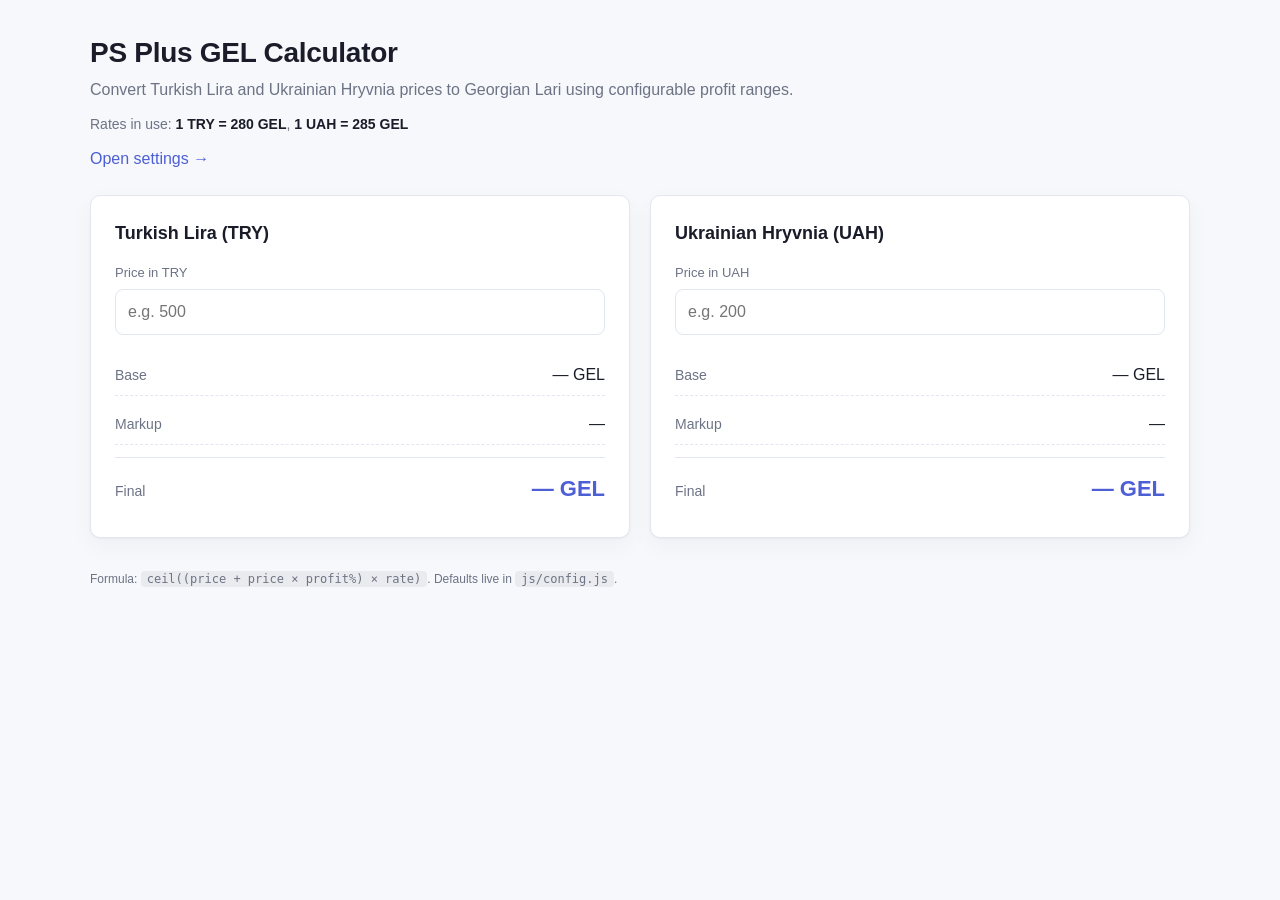
<file: index.html>
<!doctype html>
<html lang="en">
  <head>
    <meta charset="utf-8" />
    <meta name="viewport" content="width=device-width, initial-scale=1" />
    <title>PS Plus GEL Calculator</title>
    <link rel="stylesheet" href="css/styles.css" />
  </head>
  <body>
    <header class="page-header">
      <h1>PS Plus GEL Calculator</h1>
      <p class="subtitle">
        Convert Turkish Lira and Ukrainian Hryvnia prices to Georgian Lari using
        configurable profit ranges.
      </p>
      <p class="rates-line" id="rates-line"></p>
      <nav class="topnav">
        <a href="settings.html">Open settings &rarr;</a>
      </nav>
    </header>

    <main class="calculator-grid">
      <section class="panel" data-currency="lira">
        <header class="panel-header">
          <h2>Turkish Lira (TRY)</h2>
        </header>
        <label class="field">
          <span class="field-label">Price in TRY</span>
          <input
            type="number"
            inputmode="decimal"
            min="0"
            step="1"
            placeholder="e.g. 500"
            id="lira-input"
            autocomplete="off"
          />
        </label>
        <dl class="result" id="lira-result">
          <div class="result-row">
            <dt>Base</dt>
            <dd><span id="lira-base">—</span> GEL</dd>
          </div>
          <div class="result-row">
            <dt>Markup</dt>
            <dd id="lira-markup">—</dd>
          </div>
          <div class="result-row result-row--final">
            <dt>Final</dt>
            <dd><strong><span id="lira-final">—</span> GEL</strong></dd>
          </div>
        </dl>
      </section>

      <section class="panel" data-currency="hryvnia">
        <header class="panel-header">
          <h2>Ukrainian Hryvnia (UAH)</h2>
        </header>
        <label class="field">
          <span class="field-label">Price in UAH</span>
          <input
            type="number"
            inputmode="decimal"
            min="0"
            step="1"
            placeholder="e.g. 200"
            id="hryvnia-input"
            autocomplete="off"
          />
        </label>
        <dl class="result" id="hryvnia-result">
          <div class="result-row">
            <dt>Base</dt>
            <dd><span id="hryvnia-base">—</span> GEL</dd>
          </div>
          <div class="result-row">
            <dt>Markup</dt>
            <dd id="hryvnia-markup">—</dd>
          </div>
          <div class="result-row result-row--final">
            <dt>Final</dt>
            <dd><strong><span id="hryvnia-final">—</span> GEL</strong></dd>
          </div>
        </dl>
      </section>
    </main>

    <footer class="page-footer">
      <p>
        Formula: <code>ceil((price + price &times; profit%) &times; rate)</code>.
        Defaults live in <code>js/config.js</code>.
      </p>
    </footer>

    <script type="module" src="js/calculator.js"></script>
  </body>
</html>
</file>
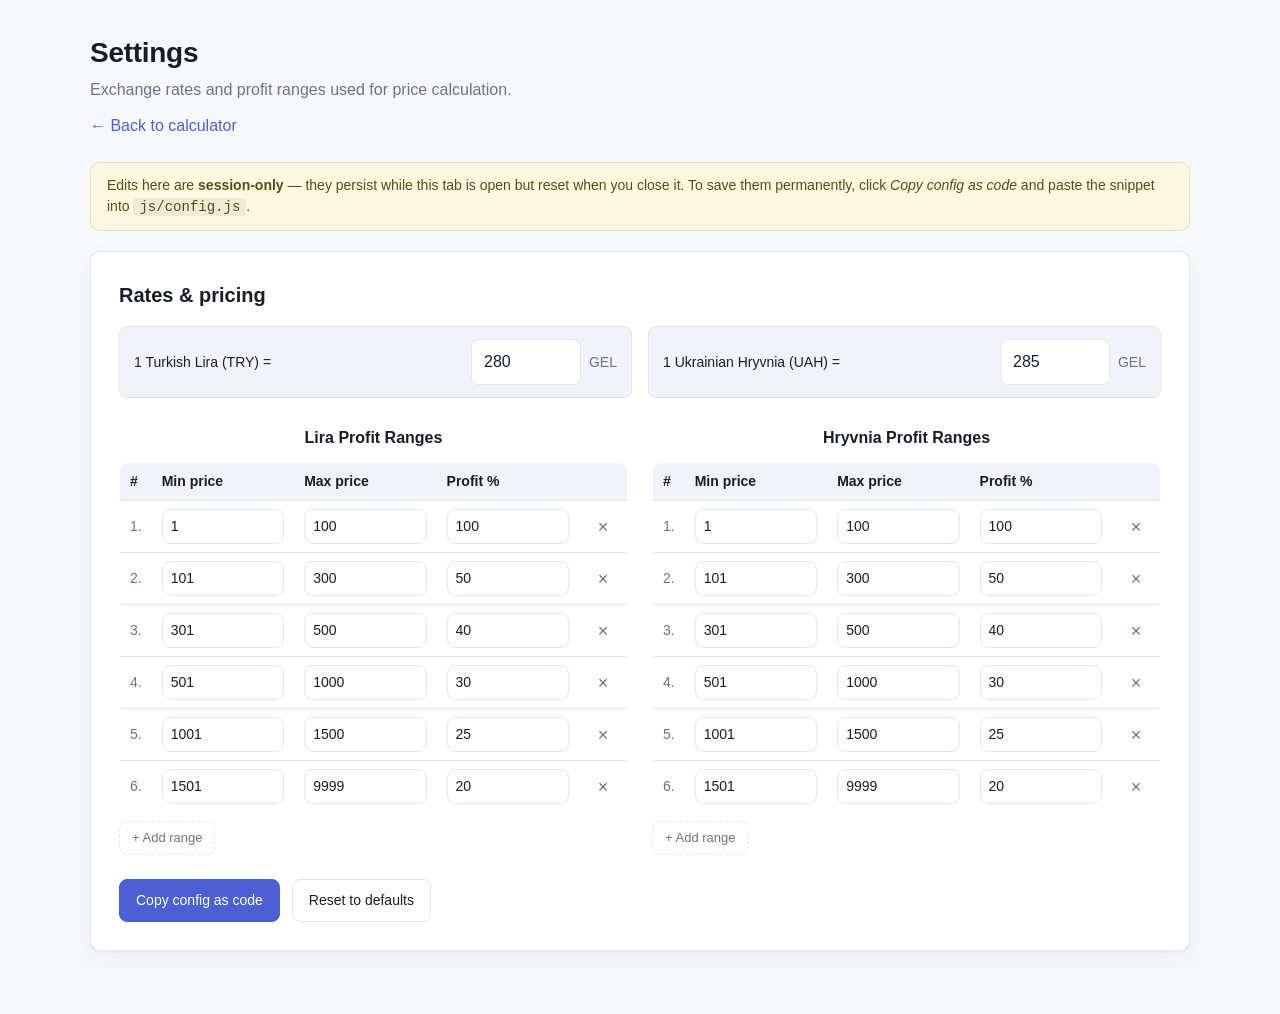
<file: settings.html>
<!doctype html>
<html lang="en">
  <head>
    <meta charset="utf-8" />
    <meta name="viewport" content="width=device-width, initial-scale=1" />
    <title>Settings &mdash; PS Plus GEL Calculator</title>
    <link rel="stylesheet" href="css/styles.css" />
  </head>
  <body>
    <header class="page-header">
      <h1>Settings</h1>
      <p class="subtitle">
        Exchange rates and profit ranges used for price calculation.
      </p>
      <nav class="topnav">
        <a href="index.html">&larr; Back to calculator</a>
      </nav>
    </header>

    <div class="banner" role="note">
      Edits here are <strong>session-only</strong> &mdash; they persist while
      this tab is open but reset when you close it. To save them permanently,
      click <em>Copy config as code</em> and paste the snippet into
      <code>js/config.js</code>.
    </div>

    <section class="settings-card">
      <h2>Rates &amp; pricing</h2>
      <div class="rates">
        <label class="field rates-field">
          <span class="field-label">1 Turkish Lira (TRY) = </span>
          <input
            type="number"
            id="rate-lira"
            min="0"
            step="0.001"
            inputmode="decimal"
          />
          <span class="field-suffix">GEL</span>
        </label>
        <label class="field rates-field">
          <span class="field-label">1 Ukrainian Hryvnia (UAH) = </span>
          <input
            type="number"
            id="rate-hryvnia"
            min="0"
            step="0.001"
            inputmode="decimal"
          />
          <span class="field-suffix">GEL</span>
        </label>
      </div>

      <div class="tables-grid">
        <div class="table-wrapper">
          <h3>Lira Profit Ranges</h3>
          <table class="ranges-table">
            <thead>
              <tr>
                <th>#</th>
                <th>Min price</th>
                <th>Max price</th>
                <th>Profit %</th>
                <th aria-label="remove"></th>
              </tr>
            </thead>
            <tbody id="lira-rows"></tbody>
          </table>
          <button type="button" class="btn btn--secondary" data-add="lira">
            + Add range
          </button>
        </div>

        <div class="table-wrapper">
          <h3>Hryvnia Profit Ranges</h3>
          <table class="ranges-table">
            <thead>
              <tr>
                <th>#</th>
                <th>Min price</th>
                <th>Max price</th>
                <th>Profit %</th>
                <th aria-label="remove"></th>
              </tr>
            </thead>
            <tbody id="hryvnia-rows"></tbody>
          </table>
          <button type="button" class="btn btn--secondary" data-add="hryvnia">
            + Add range
          </button>
        </div>
      </div>

      <div class="actions">
        <button type="button" class="btn btn--primary" id="copy-config">
          Copy config as code
        </button>
        <button type="button" class="btn" id="reset-config">
          Reset to defaults
        </button>
        <span class="copy-feedback" id="copy-feedback" aria-live="polite"></span>
      </div>
    </section>

    <script type="module" src="js/settings.js"></script>
  </body>
</html>
</file>
<file: css/styles.css>
:root {
  --bg: #f7f8fb;
  --surface: #ffffff;
  --surface-alt: #f1f3f8;
  --border: #e2e6ee;
  --text: #1a1d29;
  --text-muted: #6c7385;
  --accent: #4c5fd5;
  --accent-hover: #3a4bb8;
  --danger: #c63a3a;
  --ok: #1f8a4c;
  --radius: 10px;
  --shadow: 0 1px 2px rgba(20, 24, 40, 0.04), 0 8px 24px rgba(20, 24, 40, 0.04);
  font-family: -apple-system, BlinkMacSystemFont, "Segoe UI", Roboto,
    "Helvetica Neue", Arial, sans-serif;
}

* {
  box-sizing: border-box;
}

body {
  margin: 0;
  padding: 32px 24px 64px;
  background: var(--bg);
  color: var(--text);
  line-height: 1.5;
  min-height: 100vh;
}

.page-header {
  max-width: 1100px;
  margin: 0 auto 24px;
}

.page-header h1 {
  margin: 0 0 4px;
  font-size: 28px;
  letter-spacing: -0.01em;
}

.subtitle {
  margin: 0;
  color: var(--text-muted);
}

.rates-line {
  margin: 12px 0 0;
  color: var(--text-muted);
  font-size: 14px;
}

.rates-line strong {
  color: var(--text);
  font-weight: 600;
}

.badge {
  display: inline-block;
  margin-left: 8px;
  padding: 2px 8px;
  background: #fff4d6;
  color: #8a6300;
  border-radius: 999px;
  font-size: 12px;
  font-weight: 600;
}

.topnav {
  margin-top: 12px;
}

.topnav a {
  color: var(--accent);
  text-decoration: none;
  font-weight: 500;
}

.topnav a:hover {
  text-decoration: underline;
}

/* ---------- Calculator ---------- */

.calculator-grid {
  max-width: 1100px;
  margin: 0 auto;
  display: grid;
  gap: 20px;
  grid-template-columns: repeat(2, minmax(0, 1fr));
}

.panel {
  background: var(--surface);
  border: 1px solid var(--border);
  border-radius: var(--radius);
  padding: 24px;
  box-shadow: var(--shadow);
}

.panel-header h2 {
  margin: 0 0 16px;
  font-size: 18px;
}

.field {
  display: flex;
  flex-direction: column;
  gap: 6px;
  margin-bottom: 20px;
}

.field-label {
  font-size: 13px;
  color: var(--text-muted);
  font-weight: 500;
}

input[type="number"] {
  width: 100%;
  padding: 10px 12px;
  font: inherit;
  font-size: 16px;
  border: 1px solid var(--border);
  border-radius: 8px;
  background: var(--surface);
  color: var(--text);
}

input[type="number"]:focus {
  outline: none;
  border-color: var(--accent);
  box-shadow: 0 0 0 3px rgba(76, 95, 213, 0.15);
}

.result {
  margin: 0;
  display: flex;
  flex-direction: column;
  gap: 8px;
}

.result-row {
  display: flex;
  justify-content: space-between;
  align-items: baseline;
  padding: 8px 0;
  border-bottom: 1px dashed var(--border);
}

.result-row:last-child {
  border-bottom: none;
}

.result-row dt {
  margin: 0;
  color: var(--text-muted);
  font-size: 14px;
}

.result-row dd {
  margin: 0;
  font-variant-numeric: tabular-nums;
  font-size: 16px;
}

.result-row--final {
  padding-top: 14px;
  margin-top: 4px;
  border-top: 1px solid var(--border);
  border-bottom: none;
}

.result-row--final dd {
  font-size: 22px;
  color: var(--accent);
}

.muted {
  color: var(--text-muted);
  font-style: italic;
  font-size: 13px;
}

/* ---------- Settings ---------- */

.banner {
  max-width: 1100px;
  margin: 0 auto 20px;
  padding: 12px 16px;
  background: #fff8e1;
  border: 1px solid #f3deb3;
  border-radius: var(--radius);
  font-size: 14px;
  color: #5b4a14;
}

.banner code {
  background: rgba(0, 0, 0, 0.06);
  padding: 1px 6px;
  border-radius: 4px;
}

.settings-card {
  max-width: 1100px;
  margin: 0 auto;
  background: var(--surface);
  border: 1px solid var(--border);
  border-radius: var(--radius);
  padding: 28px;
  box-shadow: var(--shadow);
}

.settings-card h2 {
  margin: 0 0 8px;
  font-size: 20px;
}

.rates {
  display: flex;
  flex-wrap: wrap;
  gap: 16px;
  margin: 16px 0 28px;
}

.rates-field {
  flex: 1 1 280px;
  flex-direction: row;
  align-items: center;
  gap: 8px;
  margin-bottom: 0;
  background: var(--surface-alt);
  padding: 12px 14px;
  border-radius: 8px;
  border: 1px solid var(--border);
}

.rates-field .field-label {
  flex: 1;
  color: var(--text);
  font-size: 14px;
  font-weight: 500;
}

.rates-field input[type="number"] {
  width: 110px;
  flex: 0 0 auto;
}

.rates-field .field-suffix {
  font-size: 14px;
  color: var(--text-muted);
}

.tables-grid {
  display: grid;
  grid-template-columns: repeat(2, minmax(0, 1fr));
  gap: 24px;
}

.table-wrapper h3 {
  margin: 0 0 12px;
  font-size: 16px;
  text-align: center;
}

.ranges-table {
  width: 100%;
  border-collapse: collapse;
  background: var(--surface);
  border: 1px solid var(--border);
  border-radius: 8px;
  overflow: hidden;
}

.ranges-table th,
.ranges-table td {
  padding: 8px 10px;
  text-align: left;
  border-bottom: 1px solid var(--border);
  font-size: 14px;
}

.ranges-table thead th {
  background: var(--surface-alt);
  font-weight: 600;
  color: var(--text);
}

.ranges-table tbody tr:last-child td {
  border-bottom: none;
}

.ranges-table .index {
  width: 32px;
  color: var(--text-muted);
  font-variant-numeric: tabular-nums;
}

.ranges-table input[type="number"] {
  padding: 6px 8px;
  font-size: 14px;
  width: 100%;
  min-width: 70px;
}

.btn-icon {
  width: 28px;
  height: 28px;
  border-radius: 6px;
  border: 1px solid transparent;
  background: transparent;
  color: var(--text-muted);
  font-size: 18px;
  line-height: 1;
  cursor: pointer;
}

.btn-icon:hover {
  background: #fdecec;
  color: var(--danger);
  border-color: #f4c5c5;
}

.btn {
  padding: 10px 16px;
  font: inherit;
  font-size: 14px;
  font-weight: 500;
  border-radius: 8px;
  border: 1px solid var(--border);
  background: var(--surface);
  color: var(--text);
  cursor: pointer;
  transition: background 120ms, border-color 120ms;
}

.btn:hover {
  background: var(--surface-alt);
}

.btn--primary {
  background: var(--accent);
  border-color: var(--accent);
  color: white;
}

.btn--primary:hover {
  background: var(--accent-hover);
  border-color: var(--accent-hover);
}

.btn--secondary {
  margin-top: 8px;
  font-size: 13px;
  padding: 6px 12px;
  background: transparent;
  border-style: dashed;
  color: var(--text-muted);
}

.btn--secondary:hover {
  color: var(--accent);
  border-color: var(--accent);
  background: rgba(76, 95, 213, 0.06);
}

.actions {
  display: flex;
  flex-wrap: wrap;
  align-items: center;
  gap: 12px;
  margin-top: 24px;
}

.copy-feedback {
  font-size: 13px;
  color: var(--ok);
}

.copy-feedback[data-tone="err"] {
  color: var(--danger);
}

/* ---------- Footer ---------- */

.page-footer {
  max-width: 1100px;
  margin: 32px auto 0;
  font-size: 12px;
  color: var(--text-muted);
}

.page-footer code {
  background: rgba(0, 0, 0, 0.05);
  padding: 1px 6px;
  border-radius: 4px;
}

/* ---------- Responsive ---------- */

@media (max-width: 720px) {
  body {
    padding: 20px 16px 48px;
  }
  .calculator-grid,
  .tables-grid {
    grid-template-columns: 1fr;
  }
  .rates-field {
    flex-direction: column;
    align-items: flex-start;
  }
  .rates-field input[type="number"] {
    width: 100%;
  }
}
</file>
